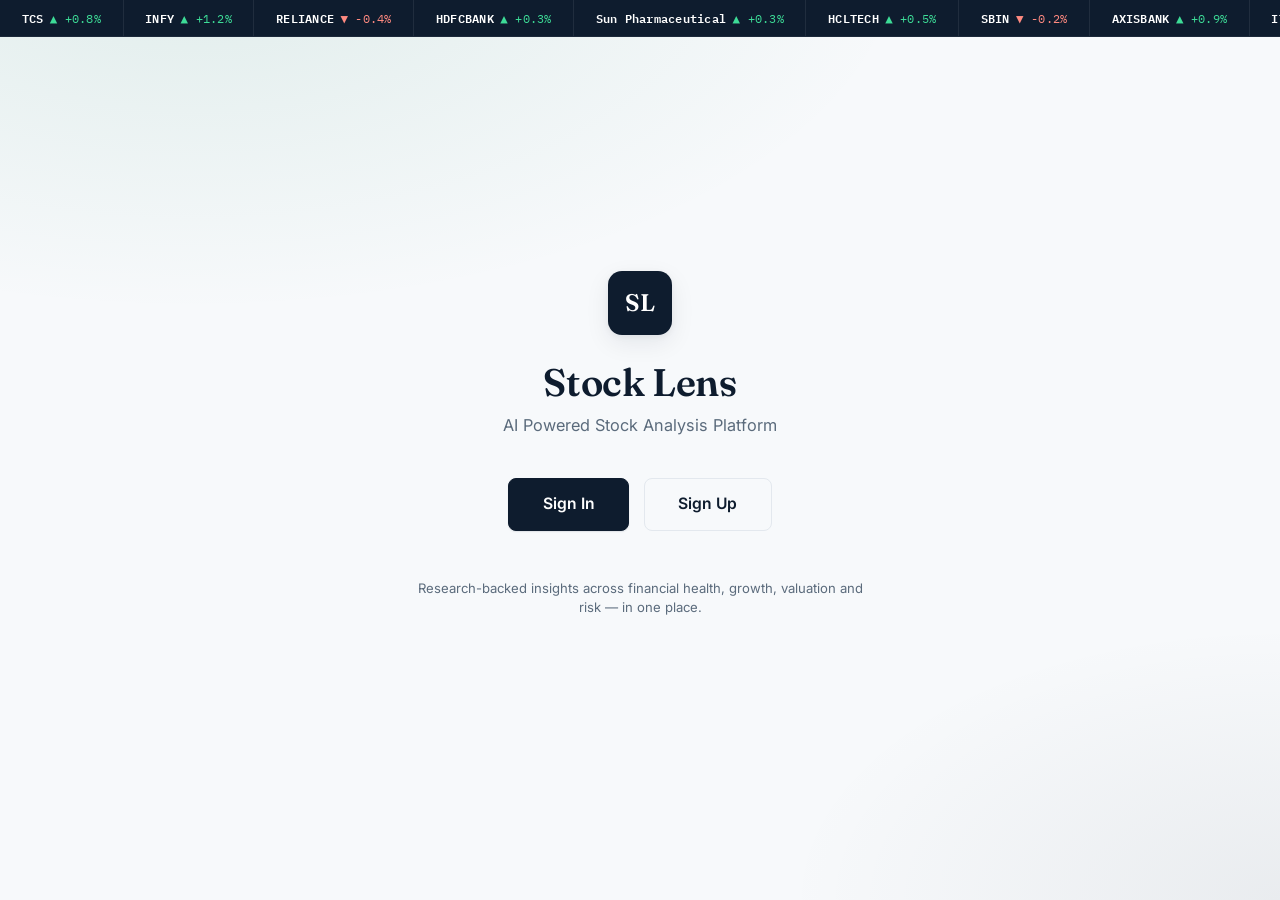
<file: index.html>
<!DOCTYPE html>
<html lang="en">
<head>
  <meta charset="UTF-8" />
  <meta name="viewport" content="width=device-width, initial-scale=1.0" />
  <title>Stock Lens — AI Powered Stock Analysis Platform</title>

  <!-- Bootstrap 5 -->
  <link href="https://cdn.jsdelivr.net/npm/bootstrap@5.3.3/dist/css/bootstrap.min.css" rel="stylesheet">
  <!-- Bootstrap Icons -->
  <link rel="stylesheet" href="https://cdn.jsdelivr.net/npm/bootstrap-icons@1.11.3/font/bootstrap-icons.css">
  <!-- Fonts -->
  <link rel="preconnect" href="https://fonts.googleapis.com">
  <link href="https://fonts.googleapis.com/css2?family=Fraunces:wght@500;600;700&family=Inter:wght@400;500;600;700&family=IBM+Plex+Mono:wght@500;600&display=swap" rel="stylesheet">
  <!-- App styles -->
  <link rel="stylesheet" href="css/style.css">
</head>
<body>

  <div class="auth-shell">

    <!-- Signature ticker-tape strip -->
    <div class="ticker-wrap" id="tickerTape" aria-hidden="true"></div>

    <main class="auth-hero">
      <div class="auth-card">
        <div class="brand-mark font-display">SL</div>
        <h1 class="brand-title">Stock Lens</h1>
        <p class="brand-tagline">AI Powered Stock Analysis Platform</p>

        <div class="auth-actions">
          <a href="login.html" class="btn-primary-lens">Sign In</a>
          <a href="register.html" class="btn-outline-lens">Sign Up</a>
        </div>

        <p class="auth-footnote">Research-backed insights across financial health, growth, valuation and risk — in one place.</p>
      </div>
    </main>
  </div>

  <script src="https://cdn.jsdelivr.net/npm/bootstrap@5.3.3/dist/js/bootstrap.bundle.min.js"></script>
  <script src="js/data.js"></script>
  <script src="js/ticker.js"></script>
  <script src="js/auth.js"></script>
  <script>
    redirectIfLoggedIn();
    renderTicker("tickerTape");
  </script>
</body>
</html>
</file>
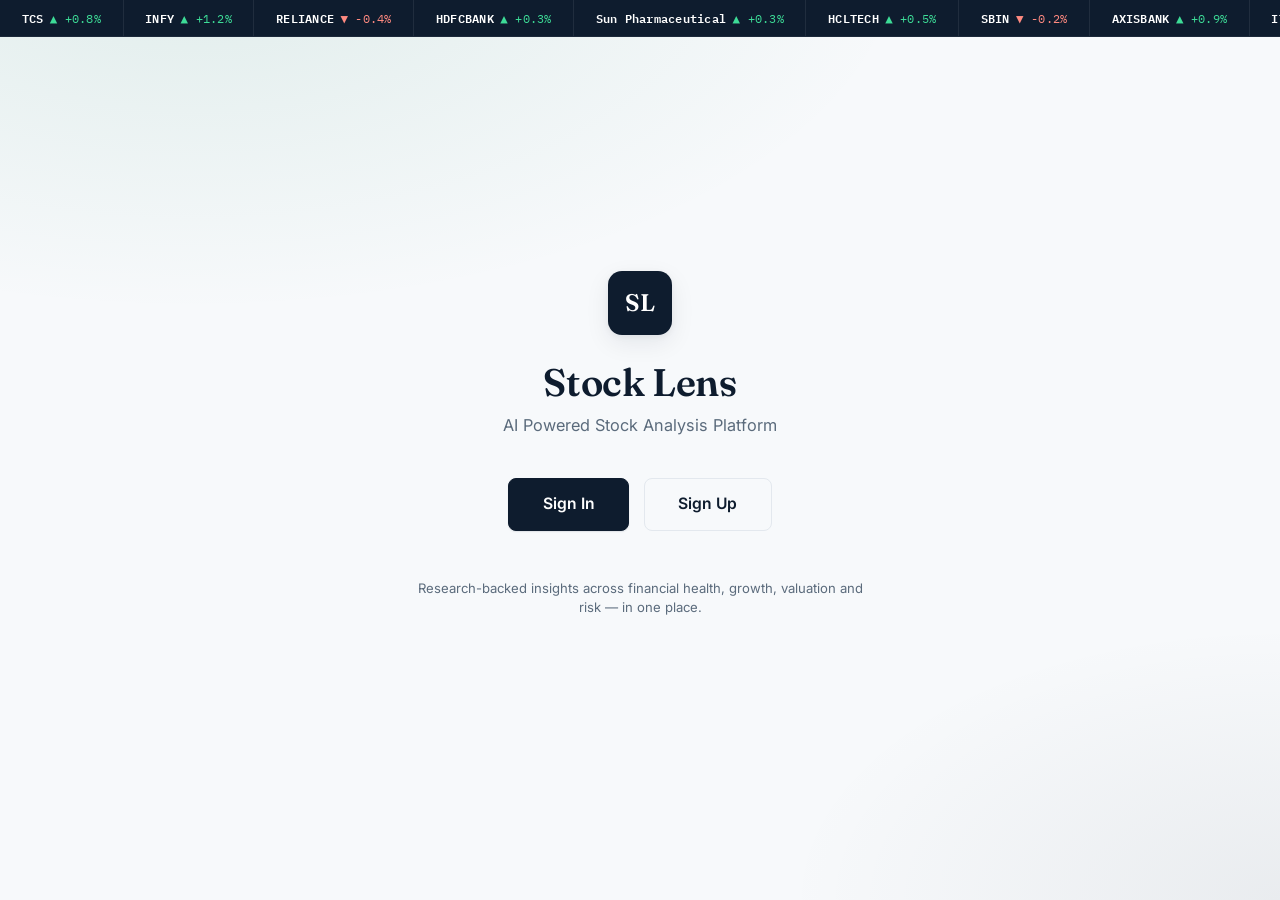
<file: dashboard.html>
<!DOCTYPE html>
<html lang="en">
<head>
  <meta charset="UTF-8" />
  <meta name="viewport" content="width=device-width, initial-scale=1.0" />
  <title>Dashboard — Stock Lens</title>

  <link href="https://cdn.jsdelivr.net/npm/bootstrap@5.3.3/dist/css/bootstrap.min.css" rel="stylesheet">
  <link rel="stylesheet" href="https://cdn.jsdelivr.net/npm/bootstrap-icons@1.11.3/font/bootstrap-icons.css">
  <link rel="preconnect" href="https://fonts.googleapis.com">
  <link href="https://fonts.googleapis.com/css2?family=Fraunces:wght@500;600;700&family=Inter:wght@400;500;600;700&family=IBM+Plex+Mono:wght@500;600&display=swap" rel="stylesheet">
  <link rel="stylesheet" href="css/style.css">
</head>
<body>

  <!-- Navbar -->
  <nav class="lens-navbar">
    <div class="container d-flex align-items-center justify-content-between">
      <div class="nav-brand">
        <div class="mark font-display">SL</div>
        <div class="name">Stock Lens</div>
      </div>

      <div class="nav-user-chip">
        <div class="text-end">
          <div class="welcome-text">Welcome,</div>
          <div class="welcome-name" id="welcomeName">Investor</div>
        </div>
        <div class="profile-avatar" id="profileAvatar" title="Profile">--</div>
        <button class="btn-logout" id="logoutBtn">
          <i class="bi bi-box-arrow-right me-1"></i>Logout
        </button>
      </div>
    </div>
  </nav>

  <!-- Signature ticker tape -->
  <div class="ticker-wrap" id="tickerTape" aria-hidden="true"></div>

  <!-- Hero / Search -->
  <header class="dashboard-hero">
    <h1 class="dashboard-hero-title">Research any company in seconds</h1>
    <p class="dashboard-hero-sub">AI-generated reports across financial health, growth, valuation, risk and more.</p>

    <div class="search-shell">
      <i class="bi bi-search search-icon-lens"></i>
      <input
        type="text"
        class="search-input-lens"
        id="companySearchInput"
        placeholder="Search a company..."
        autocomplete="off"
        aria-label="Search a company"
      >
      <span class="search-loading" id="searchLoading">
        <span class="spinner-border spinner-border-sm" role="status" aria-hidden="true"></span>
      </span>
      <div class="search-suggest" id="searchSuggestions"></div>
    </div>
  </header>

  <!-- Feature cards -->
  <section class="feature-section">
    <div class="container">
      <div class="row g-4">
        <div class="col-md-4">
          <div class="feature-card">
            <div class="feature-icon-wrap emerald"><i class="bi bi-graph-up-arrow"></i></div>
            <h3 class="feature-title">Market Trends</h3>
            <p class="feature-desc">Track sector momentum and price movement patterns to spot where the market is leaning next.</p>
          </div>
        </div>
        <div class="col-md-4">
          <div class="feature-card">
            <div class="feature-icon-wrap amber"><i class="bi bi-search-heart"></i></div>
            <h3 class="feature-title">Investment Research</h3>
            <p class="feature-desc">Deep-dive reports covering financial health, growth potential, valuation and risk — in one document.</p>
          </div>
        </div>
        <div class="col-md-4">
          <div class="feature-card">
            <div class="feature-icon-wrap ink"><i class="bi bi-pie-chart"></i></div>
            <h3 class="feature-title">Portfolio Analysis</h3>
            <p class="feature-desc">Understand how a company fits alongside its competitors before you add it to your portfolio.</p>
          </div>
        </div>
      </div>
    </div>
  </section>

  <!-- Company Modal -->
  <div class="modal fade company-modal" id="companyModal" tabindex="-1" aria-hidden="true">
    <div class="modal-dialog modal-lg modal-dialog-centered">
      <div class="modal-content">

        <!-- Found state -->
        <div id="companyFoundBody">
          <div class="modal-header">
            <div class="d-flex align-items-center gap-3">
              <div class="modal-company-avatar" id="modalAvatar">--</div>
              <div>
                <div class="modal-company-name" id="modalCompanyName">Company Name</div>
                <div class="modal-company-ticker" id="modalCompanyTicker">TICKER · Sector</div>
              </div>
            </div>
            <button type="button" class="btn-close" data-bs-dismiss="modal" aria-label="Close"></button>
          </div>
          <div class="modal-body">
            <h2 class="h5 mb-3">Executive Snapshot</h2>
            <div class="table-responsive">
              <table class="table table-borderless table-striped align-middle mb-0" id="snapshotTable">
                <thead>
                  <tr>
                    <th scope="col">Metric</th>
                    <th scope="col">Value</th>
                    <th scope="col">AI Insight</th>
                  </tr>
                </thead>
                <tbody></tbody>
              </table>
            </div>
          </div>
          <div class="modal-footer" id="modalFooterFound">
            <button type="button" class="btn-close-modal" data-bs-dismiss="modal">Close</button>
            <button type="button" class="btn-download-report" id="viewReportBtn" data-pdf="">
              <i class="bi bi-file-earmark-text me-1"></i>View Report
            </button>
            <button type="button" class="btn-download-report" id="downloadReportBtn" data-pdf="" data-name="">
              <i class="bi bi-download me-1"></i>Download Report
            </button>
          </div>
        </div>

        <!-- Not found state -->
        <div id="companyNotFoundBody" class="d-none">
          <div class="modal-header">
            <div class="modal-company-name mb-0">Company Not Found</div>
            <button type="button" class="btn-close" data-bs-dismiss="modal" aria-label="Close"></button>
          </div>
          <div class="modal-body">
            <div class="not-found-box">
              <div class="not-found-icon"><i class="bi bi-emoji-frown"></i></div>
              <p class="not-found-text">No research report available for "<span id="notFoundQuery"></span>".</p>
            </div>
          </div>
          <div class="modal-footer d-none" id="modalFooterNotFound">
            <button type="button" class="btn-primary-lens" id="searchAgainBtn">Search Again</button>
          </div>
        </div>

      </div>
    </div>
  </div>

  <!-- Toast -->
  <div class="lens-toast" id="lensToast"></div>

  <script src="https://cdn.jsdelivr.net/npm/bootstrap@5.3.3/dist/js/bootstrap.bundle.min.js"></script>
  <script src="js/data.js"></script>
  <script src="js/ticker.js"></script>
  <script src="js/auth.js"></script>
  <script src="js/dashboard.js"></script>
</body>
</html>
</file>
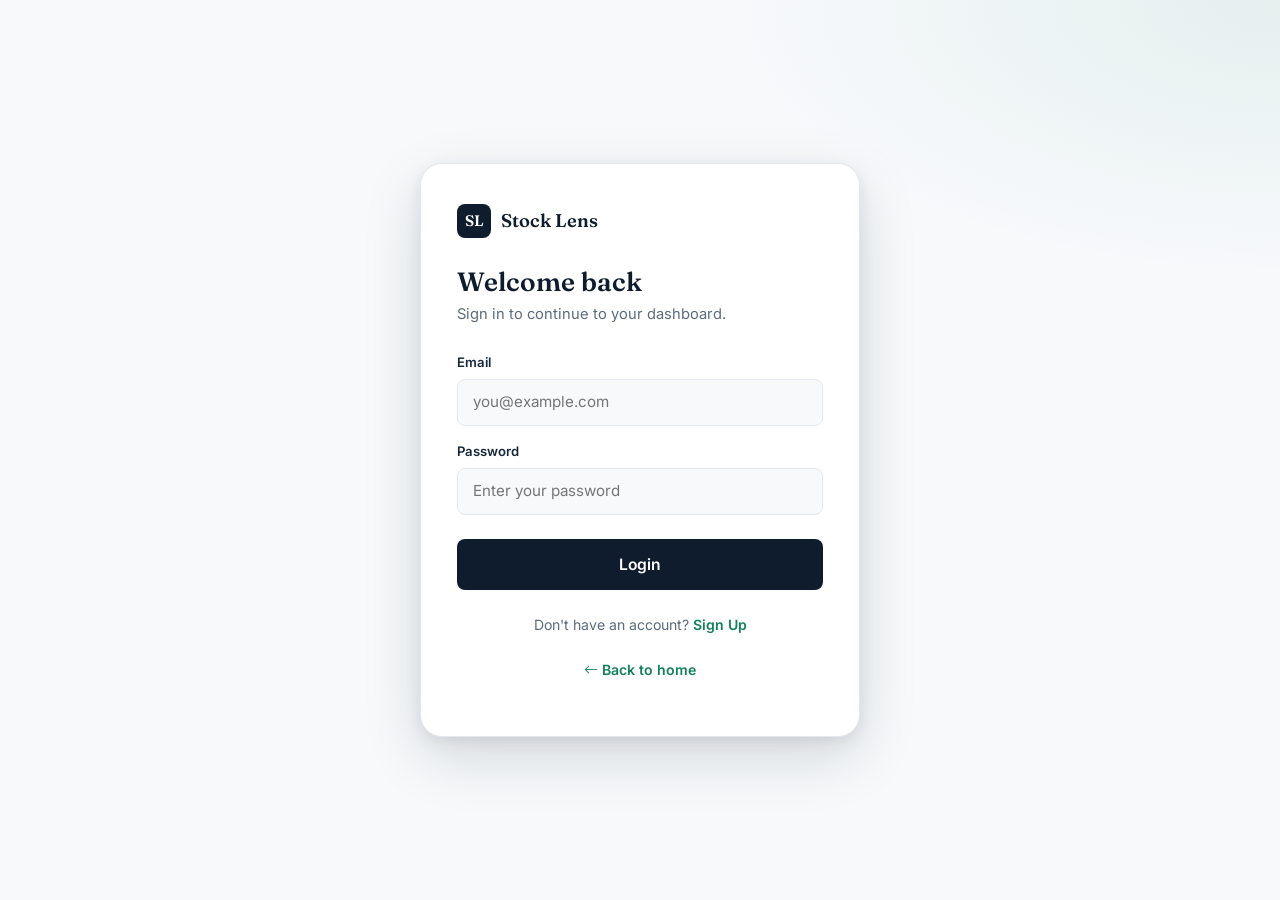
<file: login.html>
<!DOCTYPE html>
<html lang="en">
<head>
  <meta charset="UTF-8" />
  <meta name="viewport" content="width=device-width, initial-scale=1.0" />
  <title>Sign In — Stock Lens</title>

  <link href="https://cdn.jsdelivr.net/npm/bootstrap@5.3.3/dist/css/bootstrap.min.css" rel="stylesheet">
  <link rel="stylesheet" href="https://cdn.jsdelivr.net/npm/bootstrap-icons@1.11.3/font/bootstrap-icons.css">
  <link rel="preconnect" href="https://fonts.googleapis.com">
  <link href="https://fonts.googleapis.com/css2?family=Fraunces:wght@500;600;700&family=Inter:wght@400;500;600;700&family=IBM+Plex+Mono:wght@500;600&display=swap" rel="stylesheet">
  <link rel="stylesheet" href="css/style.css">
</head>
<body>

  <div class="form-shell">
    <div class="form-card">
      <div class="form-brand">
        <div class="mark font-display">SL</div>
        <div class="name">Stock Lens</div>
      </div>

      <h2 class="form-title">Welcome back</h2>
      <p class="form-subtitle">Sign in to continue to your dashboard.</p>

      <div class="alert-lens" id="formAlert" role="alert"></div>

      <form id="loginForm" novalidate>
        <div class="mb-3">
          <label for="email" class="lens-label">Email</label>
          <input type="email" class="lens-input" id="email" placeholder="you@example.com" autocomplete="email" required>
          <div class="field-error" id="emailError">Please enter a valid email address.</div>
        </div>

        <div class="mb-3">
          <label for="password" class="lens-label">Password</label>
          <input type="password" class="lens-input" id="password" placeholder="Enter your password" autocomplete="current-password" required>
          <div class="field-error" id="passwordError">Please enter your password.</div>
        </div>

        <button type="submit" class="btn-submit">Login</button>
      </form>

      <p class="form-switch-caption">Don't have an account? <a href="register.html">Sign Up</a></p>
      <p class="form-switch-caption"><a href="index.html"><i class="bi bi-arrow-left"></i> Back to home</a></p>
    </div>
  </div>

  <script src="https://cdn.jsdelivr.net/npm/bootstrap@5.3.3/dist/js/bootstrap.bundle.min.js"></script>
  <script src="js/auth.js"></script>
  <script>
    redirectIfLoggedIn();

    const form = document.getElementById("loginForm");
    const emailInput = document.getElementById("email");
    const passwordInput = document.getElementById("password");
    const emailError = document.getElementById("emailError");
    const passwordError = document.getElementById("passwordError");
    const formAlert = document.getElementById("formAlert");

    function showAlert(message, type) {
      formAlert.textContent = message;
      formAlert.className = `alert-lens ${type} show`;
    }

    form.addEventListener("submit", (e) => {
      e.preventDefault();
      formAlert.classList.remove("show");
      emailError.classList.remove("show");
      passwordError.classList.remove("show");
      emailInput.classList.remove("is-invalid");
      passwordInput.classList.remove("is-invalid");

      let hasError = false;
      if (!isValidEmail(emailInput.value)) {
        emailError.classList.add("show");
        emailInput.classList.add("is-invalid");
        hasError = true;
      }
      if (!passwordInput.value) {
        passwordError.classList.add("show");
        passwordInput.classList.add("is-invalid");
        hasError = true;
      }
      if (hasError) return;

      const result = loginUser({ email: emailInput.value, password: passwordInput.value });

      if (result.ok) {
        showAlert(result.message, "success");
        setTimeout(() => (window.location.href = "dashboard.html"), 700);
      } else {
        showAlert(result.message, "error");
        emailInput.classList.add("is-invalid");
        passwordInput.classList.add("is-invalid");
      }
    });
  </script>
</body>
</html>
</file>
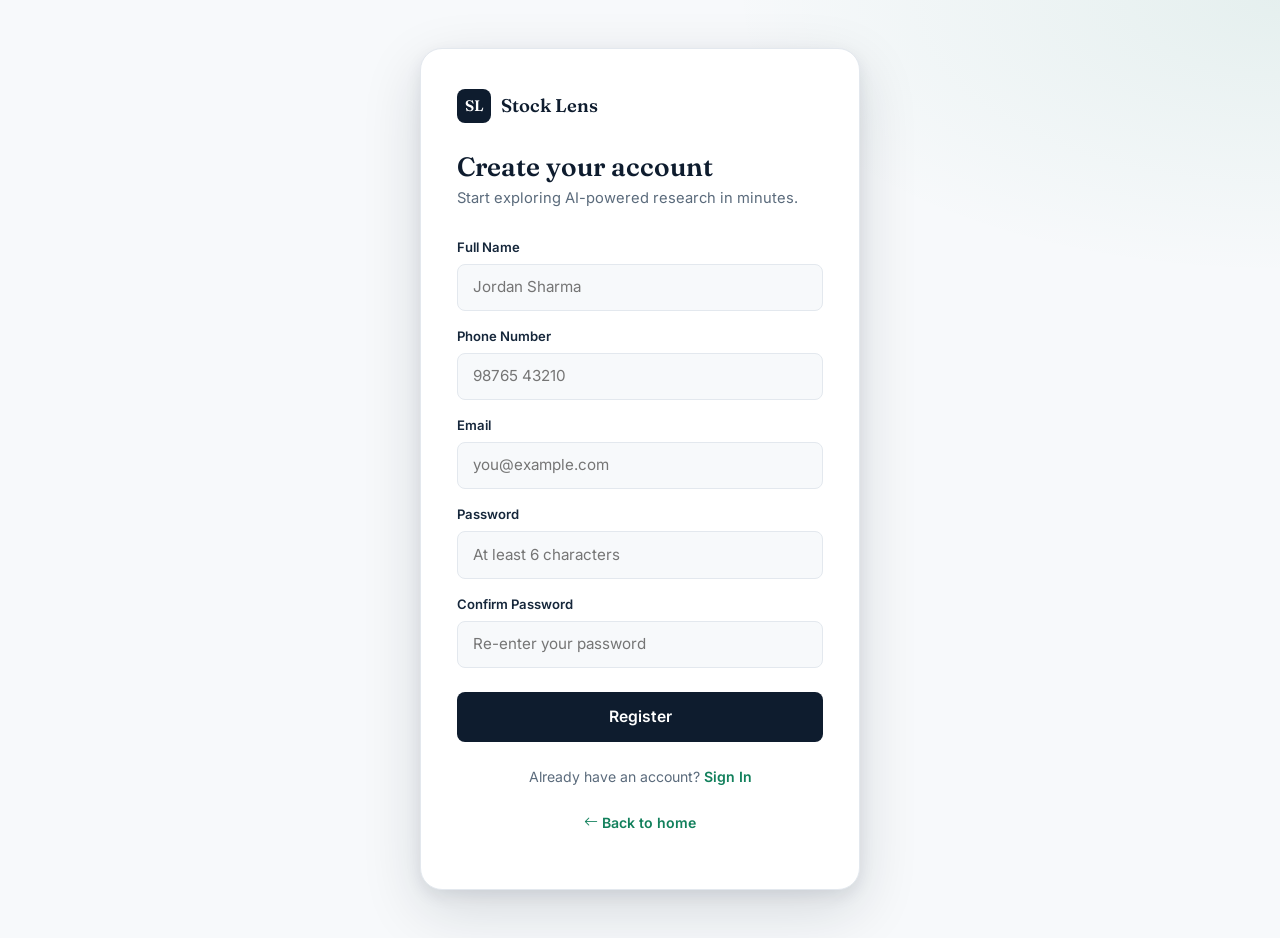
<file: register.html>
<!DOCTYPE html>
<html lang="en">
<head>
  <meta charset="UTF-8" />
  <meta name="viewport" content="width=device-width, initial-scale=1.0" />
  <title>Sign Up — Stock Lens</title>

  <link href="https://cdn.jsdelivr.net/npm/bootstrap@5.3.3/dist/css/bootstrap.min.css" rel="stylesheet">
  <link rel="stylesheet" href="https://cdn.jsdelivr.net/npm/bootstrap-icons@1.11.3/font/bootstrap-icons.css">
  <link rel="preconnect" href="https://fonts.googleapis.com">
  <link href="https://fonts.googleapis.com/css2?family=Fraunces:wght@500;600;700&family=Inter:wght@400;500;600;700&family=IBM+Plex+Mono:wght@500;600&display=swap" rel="stylesheet">
  <link rel="stylesheet" href="css/style.css">
</head>
<body>

  <div class="form-shell">
    <div class="form-card">
      <div class="form-brand">
        <div class="mark font-display">SL</div>
        <div class="name">Stock Lens</div>
      </div>

      <h2 class="form-title">Create your account</h2>
      <p class="form-subtitle">Start exploring AI-powered research in minutes.</p>

      <div class="alert-lens" id="formAlert" role="alert"></div>

      <form id="registerForm" novalidate>
        <div class="mb-3">
          <label for="fullName" class="lens-label">Full Name</label>
          <input type="text" class="lens-input" id="fullName" placeholder="Jordan Sharma" autocomplete="name" required>
          <div class="field-error" id="fullNameError">Please enter your full name.</div>
        </div>

        <div class="mb-3">
          <label for="phone" class="lens-label">Phone Number</label>
          <input type="tel" class="lens-input" id="phone" placeholder="98765 43210" autocomplete="tel" required>
          <div class="field-error" id="phoneError">Please enter a valid 10-digit phone number.</div>
        </div>

        <div class="mb-3">
          <label for="email" class="lens-label">Email</label>
          <input type="email" class="lens-input" id="email" placeholder="you@example.com" autocomplete="email" required>
          <div class="field-error" id="emailError">Please enter a valid email address.</div>
        </div>

        <div class="mb-3">
          <label for="password" class="lens-label">Password</label>
          <input type="password" class="lens-input" id="password" placeholder="At least 6 characters" autocomplete="new-password" required>
          <div class="field-error" id="passwordError">Password must be at least 6 characters.</div>
        </div>

        <div class="mb-3">
          <label for="confirmPassword" class="lens-label">Confirm Password</label>
          <input type="password" class="lens-input" id="confirmPassword" placeholder="Re-enter your password" autocomplete="new-password" required>
          <div class="field-error" id="confirmPasswordError">Passwords do not match.</div>
        </div>

        <button type="submit" class="btn-submit">Register</button>
      </form>

      <p class="form-switch-caption">Already have an account? <a href="login.html">Sign In</a></p>
      <p class="form-switch-caption"><a href="index.html"><i class="bi bi-arrow-left"></i> Back to home</a></p>
    </div>
  </div>

  <script src="https://cdn.jsdelivr.net/npm/bootstrap@5.3.3/dist/js/bootstrap.bundle.min.js"></script>
  <script src="js/auth.js"></script>
  <script>
    redirectIfLoggedIn();

    const form = document.getElementById("registerForm");
    const fields = {
      fullName: document.getElementById("fullName"),
      phone: document.getElementById("phone"),
      email: document.getElementById("email"),
      password: document.getElementById("password"),
      confirmPassword: document.getElementById("confirmPassword"),
    };
    const errors = {
      fullName: document.getElementById("fullNameError"),
      phone: document.getElementById("phoneError"),
      email: document.getElementById("emailError"),
      password: document.getElementById("passwordError"),
      confirmPassword: document.getElementById("confirmPasswordError"),
    };
    const formAlert = document.getElementById("formAlert");

    function showAlert(message, type) {
      formAlert.textContent = message;
      formAlert.className = `alert-lens ${type} show`;
    }

    function clearFieldStates() {
      Object.values(fields).forEach((f) => f.classList.remove("is-invalid"));
      Object.values(errors).forEach((e) => e.classList.remove("show"));
    }

    form.addEventListener("submit", (e) => {
      e.preventDefault();
      formAlert.classList.remove("show");
      clearFieldStates();

      const values = {
        fullName: fields.fullName.value,
        phone: fields.phone.value,
        email: fields.email.value,
        password: fields.password.value,
        confirmPassword: fields.confirmPassword.value,
      };

      let hasError = false;
      if (!values.fullName || values.fullName.trim().length < 2) {
        fields.fullName.classList.add("is-invalid");
        errors.fullName.classList.add("show");
        hasError = true;
      }
      if (!isValidPhone(values.phone)) {
        fields.phone.classList.add("is-invalid");
        errors.phone.classList.add("show");
        hasError = true;
      }
      if (!isValidEmail(values.email)) {
        fields.email.classList.add("is-invalid");
        errors.email.classList.add("show");
        hasError = true;
      }
      if (!isValidPassword(values.password)) {
        fields.password.classList.add("is-invalid");
        errors.password.classList.add("show");
        hasError = true;
      }
      if (values.password !== values.confirmPassword) {
        fields.confirmPassword.classList.add("is-invalid");
        errors.confirmPassword.classList.add("show");
        hasError = true;
      }
      if (hasError) return;

      const result = registerUser(values);

      if (result.ok) {
        showAlert(result.message, "success");
        form.reset();
        setTimeout(() => (window.location.href = "login.html"), 900);
      } else {
        showAlert(result.message, "error");
      }
    });
  </script>
</body>
</html>
</file>
<file: css/style.css>
/* ==========================================================================
   STOCK LENS — Design System
   Palette:  Ink #0E1C2E · Paper #F7F9FB · Surface #FFFFFF
             Emerald #12805C (growth/primary) · Amber #C77D02 (watch)
             Signal Red #C1443D (risk) · Line #E3E8EE
   Type:     Fraunces (display/wordmark) · Inter (UI/body) · IBM Plex Mono (data/tickers)
   ========================================================================== */

:root {
  --ink: #0e1c2e;
  --ink-soft: #16273b;
  --paper: #f7f9fb;
  --surface: #ffffff;
  --emerald: #12805c;
  --emerald-deep: #0d6249;
  --amber: #c77d02;
  --red: #c1443d;
  --line: #e3e8ee;
  --muted: #5b6b7c;
  --text: #1b2733;

  --radius-sm: 8px;
  --radius-md: 14px;
  --radius-lg: 22px;

  --shadow-sm: 0 1px 2px rgba(14, 28, 46, 0.06), 0 1px 1px rgba(14, 28, 46, 0.04);
  --shadow-md: 0 8px 24px rgba(14, 28, 46, 0.08), 0 2px 6px rgba(14, 28, 46, 0.05);
  --shadow-lg: 0 20px 60px rgba(14, 28, 46, 0.14), 0 6px 16px rgba(14, 28, 46, 0.08);

  --ease: cubic-bezier(0.22, 1, 0.36, 1);
}

* { box-sizing: border-box; }

html { scroll-behavior: smooth; }

body {
  font-family: "Inter", -apple-system, BlinkMacSystemFont, "Segoe UI", sans-serif;
  background: var(--paper);
  color: var(--text);
  min-height: 100vh;
  -webkit-font-smoothing: antialiased;
}

.font-display {
  font-family: "Fraunces", Georgia, serif;
}

.font-mono {
  font-family: "IBM Plex Mono", "SFMono-Regular", Menlo, monospace;
}

a { text-decoration: none; }

/* Visible keyboard focus everywhere */
a:focus-visible,
button:focus-visible,
input:focus-visible,
.form-control:focus-visible {
  outline: 2px solid var(--emerald);
  outline-offset: 2px;
}

@media (prefers-reduced-motion: reduce) {
  *, *::before, *::after {
    animation-duration: 0.001ms !important;
    animation-iteration-count: 1 !important;
    transition-duration: 0.001ms !important;
    scroll-behavior: auto !important;
  }
}

/* ==========================================================================
   Ticker tape — signature element. A continuous strip of live-feeling
   symbols with color-coded deltas, echoing the literal "stock ticker".
   ========================================================================== */

.ticker-wrap {
  position: relative;
  overflow: hidden;
  background: var(--ink);
  border-bottom: 1px solid rgba(255, 255, 255, 0.06);
  white-space: nowrap;
}

.ticker-track {
  display: inline-flex;
  align-items: center;
  animation: ticker-scroll 38s linear infinite;
  will-change: transform;
}

.ticker-wrap:hover .ticker-track {
  animation-play-state: paused;
}

@keyframes ticker-scroll {
  from { transform: translateX(0); }
  to { transform: translateX(-50%); }
}

.ticker-item {
  display: inline-flex;
  align-items: baseline;
  gap: 0.4rem;
  padding: 0.55rem 1.35rem;
  font-family: "IBM Plex Mono", monospace;
  font-size: 0.78rem;
  letter-spacing: 0.02em;
  color: rgba(255, 255, 255, 0.85);
  border-right: 1px solid rgba(255, 255, 255, 0.08);
}

.ticker-item .sym { font-weight: 600; color: #fff; }
.ticker-item .up { color: #3ddc97; }
.ticker-item .down { color: #ff8a80; }

/* ==========================================================================
   Auth landing page
   ========================================================================== */

.auth-shell {
  min-height: 100vh;
  display: flex;
  flex-direction: column;
}

.auth-hero {
  flex: 1;
  display: flex;
  align-items: center;
  justify-content: center;
  padding: 2rem 1.25rem 4rem;
  position: relative;
  background:
    radial-gradient(1200px 600px at 15% -10%, rgba(18, 128, 92, 0.10), transparent 60%),
    radial-gradient(900px 500px at 100% 100%, rgba(14, 28, 46, 0.06), transparent 55%),
    var(--paper);
}

.auth-card {
  max-width: 460px;
  width: 100%;
  text-align: center;
}

.brand-mark {
  display: inline-flex;
  align-items: center;
  justify-content: center;
  width: 64px;
  height: 64px;
  border-radius: var(--radius-md);
  background: var(--ink);
  color: #fff;
  font-family: "Fraunces", serif;
  font-weight: 600;
  font-size: 1.5rem;
  margin-bottom: 1.5rem;
  box-shadow: var(--shadow-md);
}

.brand-title {
  font-family: "Fraunces", serif;
  font-weight: 600;
  font-size: 2.4rem;
  letter-spacing: -0.01em;
  color: var(--ink);
  margin-bottom: 0.5rem;
}

.brand-tagline {
  color: var(--muted);
  font-size: 1.02rem;
  margin-bottom: 2.5rem;
}

.auth-actions {
  display: flex;
  gap: 0.9rem;
  flex-wrap: wrap;
  justify-content: center;
}

/* Buttons */
.btn-primary-lens {
  background: var(--ink);
  color: #fff;
  border: 1px solid var(--ink);
  border-radius: var(--radius-sm);
  padding: 0.85rem 2.1rem;
  font-weight: 600;
  font-size: 0.98rem;
  transition: transform 0.25s var(--ease), box-shadow 0.25s var(--ease), background 0.25s var(--ease);
  box-shadow: var(--shadow-sm);
}
.btn-primary-lens:hover {
  transform: translateY(-2px);
  background: var(--emerald);
  border-color: var(--emerald);
  box-shadow: var(--shadow-md);
  color: #fff;
}
.btn-primary-lens:active { transform: translateY(0); }

.btn-outline-lens {
  background: transparent;
  color: var(--ink);
  border: 1.5px solid var(--line);
  border-radius: var(--radius-sm);
  padding: 0.85rem 2.1rem;
  font-weight: 600;
  font-size: 0.98rem;
  transition: transform 0.25s var(--ease), box-shadow 0.25s var(--ease), border-color 0.25s var(--ease);
}
.btn-outline-lens:hover {
  transform: translateY(-2px);
  border-color: var(--ink);
  box-shadow: var(--shadow-md);
  color: var(--ink);
}

.auth-footnote {
  margin-top: 3rem;
  color: var(--muted);
  font-size: 0.82rem;
}

/* ==========================================================================
   Login / Register pages
   ========================================================================== */

.form-shell {
  min-height: 100vh;
  display: flex;
  align-items: center;
  justify-content: center;
  padding: 3rem 1.25rem;
  background:
    radial-gradient(1000px 500px at 100% 0%, rgba(18, 128, 92, 0.08), transparent 55%),
    var(--paper);
}

.form-card {
  width: 100%;
  max-width: 440px;
  background: var(--surface);
  border-radius: var(--radius-lg);
  padding: 2.5rem 2.25rem;
  box-shadow: var(--shadow-lg);
  border: 1px solid var(--line);
}

.form-card .form-brand {
  display: flex;
  align-items: center;
  gap: 0.6rem;
  margin-bottom: 1.75rem;
  color: var(--ink);
}

.form-brand .mark {
  width: 34px; height: 34px;
  border-radius: 8px;
  background: var(--ink);
  color: #fff;
  display: flex; align-items: center; justify-content: center;
  font-family: "Fraunces", serif; font-weight: 600; font-size: 0.95rem;
}

.form-brand .name {
  font-family: "Fraunces", serif;
  font-weight: 600;
  font-size: 1.15rem;
}

.form-title {
  font-family: "Fraunces", serif;
  font-weight: 600;
  font-size: 1.65rem;
  color: var(--ink);
  margin-bottom: 0.3rem;
}

.form-subtitle {
  color: var(--muted);
  font-size: 0.92rem;
  margin-bottom: 1.75rem;
}

.lens-label {
  font-size: 0.82rem;
  font-weight: 600;
  color: var(--ink-soft);
  margin-bottom: 0.4rem;
  display: block;
}

.lens-input {
  border-radius: var(--radius-sm);
  border: 1.5px solid var(--line);
  padding: 0.7rem 0.95rem;
  font-size: 0.95rem;
  transition: border-color 0.2s var(--ease), box-shadow 0.2s var(--ease);
  width: 100%;
  background: var(--paper);
}

.lens-input:focus {
  border-color: var(--emerald);
  box-shadow: 0 0 0 4px rgba(18, 128, 92, 0.12);
  outline: none;
  background: var(--surface);
}

.lens-input.is-invalid { border-color: var(--red); }
.lens-input.is-valid { border-color: var(--emerald); }

.field-error {
  color: var(--red);
  font-size: 0.78rem;
  margin-top: 0.35rem;
  display: none;
}
.field-error.show { display: block; }

.btn-submit {
  width: 100%;
  background: var(--ink);
  color: #fff;
  border: none;
  border-radius: var(--radius-sm);
  padding: 0.85rem;
  font-weight: 600;
  font-size: 0.98rem;
  margin-top: 0.5rem;
  transition: background 0.25s var(--ease), transform 0.2s var(--ease), box-shadow 0.25s var(--ease);
}
.btn-submit:hover { background: var(--emerald); transform: translateY(-1px); box-shadow: var(--shadow-md); }

.form-switch-caption {
  text-align: center;
  margin-top: 1.5rem;
  color: var(--muted);
  font-size: 0.88rem;
}
.form-switch-caption a { color: var(--emerald); font-weight: 600; }
.form-switch-caption a:hover { text-decoration: underline; }

.alert-lens {
  border-radius: var(--radius-sm);
  padding: 0.75rem 1rem;
  font-size: 0.85rem;
  margin-bottom: 1.1rem;
  display: none;
}
.alert-lens.show { display: block; }
.alert-lens.success { background: rgba(18, 128, 92, 0.1); color: var(--emerald-deep); border: 1px solid rgba(18, 128, 92, 0.25); }
.alert-lens.error { background: rgba(193, 68, 61, 0.08); color: var(--red); border: 1px solid rgba(193, 68, 61, 0.22); }

/* ==========================================================================
   Dashboard
   ========================================================================== */

.lens-navbar {
  position: sticky;
  top: 0;
  z-index: 1030;
  background: var(--ink);
  padding: 0.85rem 0;
  box-shadow: var(--shadow-sm);
}

.lens-navbar .nav-brand {
  display: flex; align-items: center; gap: 0.65rem;
  color: #fff;
}
.lens-navbar .nav-brand .mark {
  width: 36px; height: 36px; border-radius: 9px;
  background: var(--emerald);
  display: flex; align-items: center; justify-content: center;
  font-family: "Fraunces", serif; font-weight: 600;
}
.lens-navbar .nav-brand .name {
  font-family: "Fraunces", serif;
  font-weight: 600;
  font-size: 1.2rem;
}

.nav-user-chip {
  display: flex;
  align-items: center;
  gap: 0.7rem;
  color: #fff;
}
.nav-user-chip .welcome-text {
  font-size: 0.88rem;
  color: rgba(255,255,255,0.75);
}
.nav-user-chip .welcome-name {
  font-weight: 600;
  color: #fff;
}
.profile-avatar {
  width: 38px; height: 38px;
  border-radius: 50%;
  background: linear-gradient(135deg, var(--emerald), #0a4a37);
  display: flex; align-items: center; justify-content: center;
  color: #fff; font-weight: 600; font-size: 0.9rem;
  border: 2px solid rgba(255,255,255,0.2);
}

.btn-logout {
  background: transparent;
  border: 1.5px solid rgba(255,255,255,0.25);
  color: #fff;
  border-radius: var(--radius-sm);
  padding: 0.45rem 1rem;
  font-size: 0.85rem;
  font-weight: 600;
  transition: all 0.2s var(--ease);
}
.btn-logout:hover {
  background: var(--red);
  border-color: var(--red);
  color: #fff;
}

.dashboard-hero {
  padding: 3.5rem 1.25rem 2.5rem;
  text-align: center;
  background: linear-gradient(180deg, var(--ink) 0%, var(--ink) 55%, var(--paper) 55%, var(--paper) 100%);
}

.dashboard-hero-title {
  font-family: "Fraunces", serif;
  color: #fff;
  font-weight: 600;
  font-size: 1.9rem;
  margin-bottom: 0.4rem;
}
.dashboard-hero-sub {
  color: rgba(255,255,255,0.65);
  margin-bottom: 2rem;
  font-size: 0.98rem;
}

.search-shell {
  max-width: 640px;
  margin: 0 auto;
  position: relative;
}

.search-input-lens {
  width: 100%;
  border: none;
  border-radius: 999px;
  padding: 1.15rem 1.6rem 1.15rem 3.3rem;
  font-size: 1.02rem;
  box-shadow: var(--shadow-lg);
  background: var(--surface);
  transition: box-shadow 0.25s var(--ease), transform 0.25s var(--ease);
}
.search-input-lens:focus {
  outline: none;
  box-shadow: 0 0 0 4px rgba(18, 128, 92, 0.18), var(--shadow-lg);
  transform: translateY(-1px);
}

.search-icon-lens {
  position: absolute;
  left: 1.3rem;
  top: 50%;
  transform: translateY(-50%);
  color: var(--muted);
  font-size: 1.1rem;
  pointer-events: none;
}

.search-suggest {
  position: absolute;
  top: calc(100% + 10px);
  left: 0; right: 0;
  background: var(--surface);
  border-radius: var(--radius-md);
  box-shadow: var(--shadow-lg);
  border: 1px solid var(--line);
  overflow: hidden;
  z-index: 20;
  display: none;
  text-align: left;
}
.search-suggest.show { display: block; }

.suggest-item {
  display: flex;
  align-items: center;
  gap: 0.75rem;
  padding: 0.7rem 1.1rem;
  cursor: pointer;
  transition: background 0.15s var(--ease);
}
.suggest-item:hover { background: var(--paper); }
.suggest-item .mini-avatar {
  width: 32px; height: 32px; border-radius: 50%;
  display: flex; align-items: center; justify-content: center;
  color: #fff; font-weight: 700; font-size: 0.75rem; flex-shrink: 0;
}
.suggest-item .s-name { font-weight: 600; font-size: 0.9rem; color: var(--text); }
.suggest-item .s-ticker { font-size: 0.78rem; color: var(--muted); font-family: "IBM Plex Mono", monospace; }

/* Feature / pillar cards */
.feature-section { padding: 3rem 1.25rem 4rem; }

.feature-card {
  background: var(--surface);
  border-radius: var(--radius-lg);
  padding: 2rem 1.75rem;
  height: 100%;
  border: 1px solid var(--line);
  transition: transform 0.3s var(--ease), box-shadow 0.3s var(--ease), border-color 0.3s var(--ease);
  position: relative;
  overflow: hidden;
}
.feature-card:hover {
  transform: translateY(-6px);
  box-shadow: var(--shadow-lg);
  border-color: rgba(18, 128, 92, 0.3);
}
.feature-icon-wrap {
  width: 52px; height: 52px;
  border-radius: var(--radius-sm);
  display: flex; align-items: center; justify-content: center;
  font-size: 1.4rem;
  margin-bottom: 1.1rem;
  transition: transform 0.3s var(--ease);
}
.feature-card:hover .feature-icon-wrap { transform: scale(1.08) rotate(-4deg); }
.feature-icon-wrap.emerald { background: rgba(18,128,92,0.1); color: var(--emerald); }
.feature-icon-wrap.amber { background: rgba(199,125,2,0.1); color: var(--amber); }
.feature-icon-wrap.ink { background: rgba(14,28,46,0.06); color: var(--ink); }

.feature-title {
  font-weight: 700;
  font-size: 1.08rem;
  color: var(--ink);
  margin-bottom: 0.4rem;
}
.feature-desc {
  color: var(--muted);
  font-size: 0.9rem;
  line-height: 1.55;
  margin: 0;
}

/* Company modal */
.company-modal .modal-content {
  border-radius: var(--radius-lg);
  border: none;
  box-shadow: var(--shadow-lg);
  overflow: hidden;
}
.company-modal .modal-header {
  border-bottom: 1px solid var(--line);
  padding: 1.5rem 1.75rem 1.25rem;
}
.company-modal .modal-body { padding: 1.5rem 1.75rem; }
.company-modal .modal-footer {
  border-top: 1px solid var(--line);
  padding: 1.1rem 1.75rem;
}

.modal-company-avatar {
  width: 56px; height: 56px;
  border-radius: 14px;
  display: flex; align-items: center; justify-content: center;
  color: #fff; font-weight: 700; font-size: 1.2rem;
  flex-shrink: 0;
}

.modal-company-name {
  font-family: "Fraunces", serif;
  font-weight: 600;
  font-size: 1.3rem;
  color: var(--ink);
  margin-bottom: 0.15rem;
}
.modal-company-ticker {
  font-family: "IBM Plex Mono", monospace;
  color: var(--muted);
  font-size: 0.85rem;
}

.pillar-strip {
  display: flex;
  flex-wrap: wrap;
  gap: 0.5rem;
  margin: 1.1rem 0 1.3rem;
}
.pillar-chip {
  font-size: 0.74rem;
  font-weight: 600;
  padding: 0.35rem 0.75rem;
  border-radius: 999px;
  background: var(--paper);
  border: 1px solid var(--line);
  color: var(--ink-soft);
}

.modal-summary-box {
  background: var(--paper);
  border-radius: var(--radius-md);
  padding: 1.1rem 1.25rem;
  font-size: 0.9rem;
  color: var(--text);
  line-height: 1.6;
  border-left: 3px solid var(--emerald);
}

.btn-download-report {
  background: var(--emerald);
  color: #fff;
  border: none;
  border-radius: var(--radius-sm);
  padding: 0.65rem 1.4rem;
  font-weight: 600;
  font-size: 0.9rem;
  transition: all 0.25s var(--ease);
}
.btn-download-report:hover {
  background: var(--emerald-deep);
  transform: translateY(-1px);
  box-shadow: var(--shadow-md);
  color: #fff;
}

.btn-close-modal {
  background: transparent;
  border: 1.5px solid var(--line);
  color: var(--muted);
  border-radius: var(--radius-sm);
  padding: 0.65rem 1.4rem;
  font-weight: 600;
  font-size: 0.9rem;
  transition: all 0.2s var(--ease);
}
.btn-close-modal:hover { border-color: var(--ink); color: var(--ink); }

/* Not-found state */
.not-found-box {
  text-align: center;
  padding: 2rem 1rem;
}
.not-found-icon {
  font-size: 2.4rem;
  color: var(--muted);
  margin-bottom: 1rem;
}
.not-found-text {
  color: var(--text);
  font-size: 1rem;
  margin-bottom: 1.5rem;
}

/* Toast */
.lens-toast {
  position: fixed;
  bottom: 1.75rem;
  right: 1.75rem;
  background: var(--ink);
  color: #fff;
  padding: 0.9rem 1.3rem;
  border-radius: var(--radius-sm);
  box-shadow: var(--shadow-lg);
  font-size: 0.88rem;
  z-index: 2000;
  display: flex;
  align-items: center;
  gap: 0.6rem;
  transform: translateY(20px);
  opacity: 0;
  transition: all 0.35s var(--ease);
  pointer-events: none;
}
.lens-toast.show { transform: translateY(0); opacity: 1; }
.lens-toast.success i { color: #3ddc97; }
.lens-toast.error i { color: #ff8a80; }

/* Loading spinner overlay for search */
.search-loading {
  position: absolute;
  right: 1.4rem;
  top: 50%;
  transform: translateY(-50%);
  display: none;
}
.search-loading.show { display: block; }
.search-loading .spinner-border {
  width: 1.1rem; height: 1.1rem;
  color: var(--emerald);
  border-width: 2px;
}

/* Responsive tweaks */
@media (max-width: 767.98px) {
  .brand-title { font-size: 1.9rem; }
  .auth-actions { flex-direction: column; width: 100%; }
  .auth-actions .btn-primary-lens,
  .auth-actions .btn-outline-lens { width: 100%; }
  .dashboard-hero-title { font-size: 1.5rem; }
  .form-card { padding: 2rem 1.5rem; }
  .nav-user-chip .welcome-text { display: none; }
}

@media (max-width: 575.98px) {
  .search-input-lens { padding-left: 2.9rem; font-size: 0.95rem; }
  .search-icon-lens { left: 1.1rem; }
}
</file>
